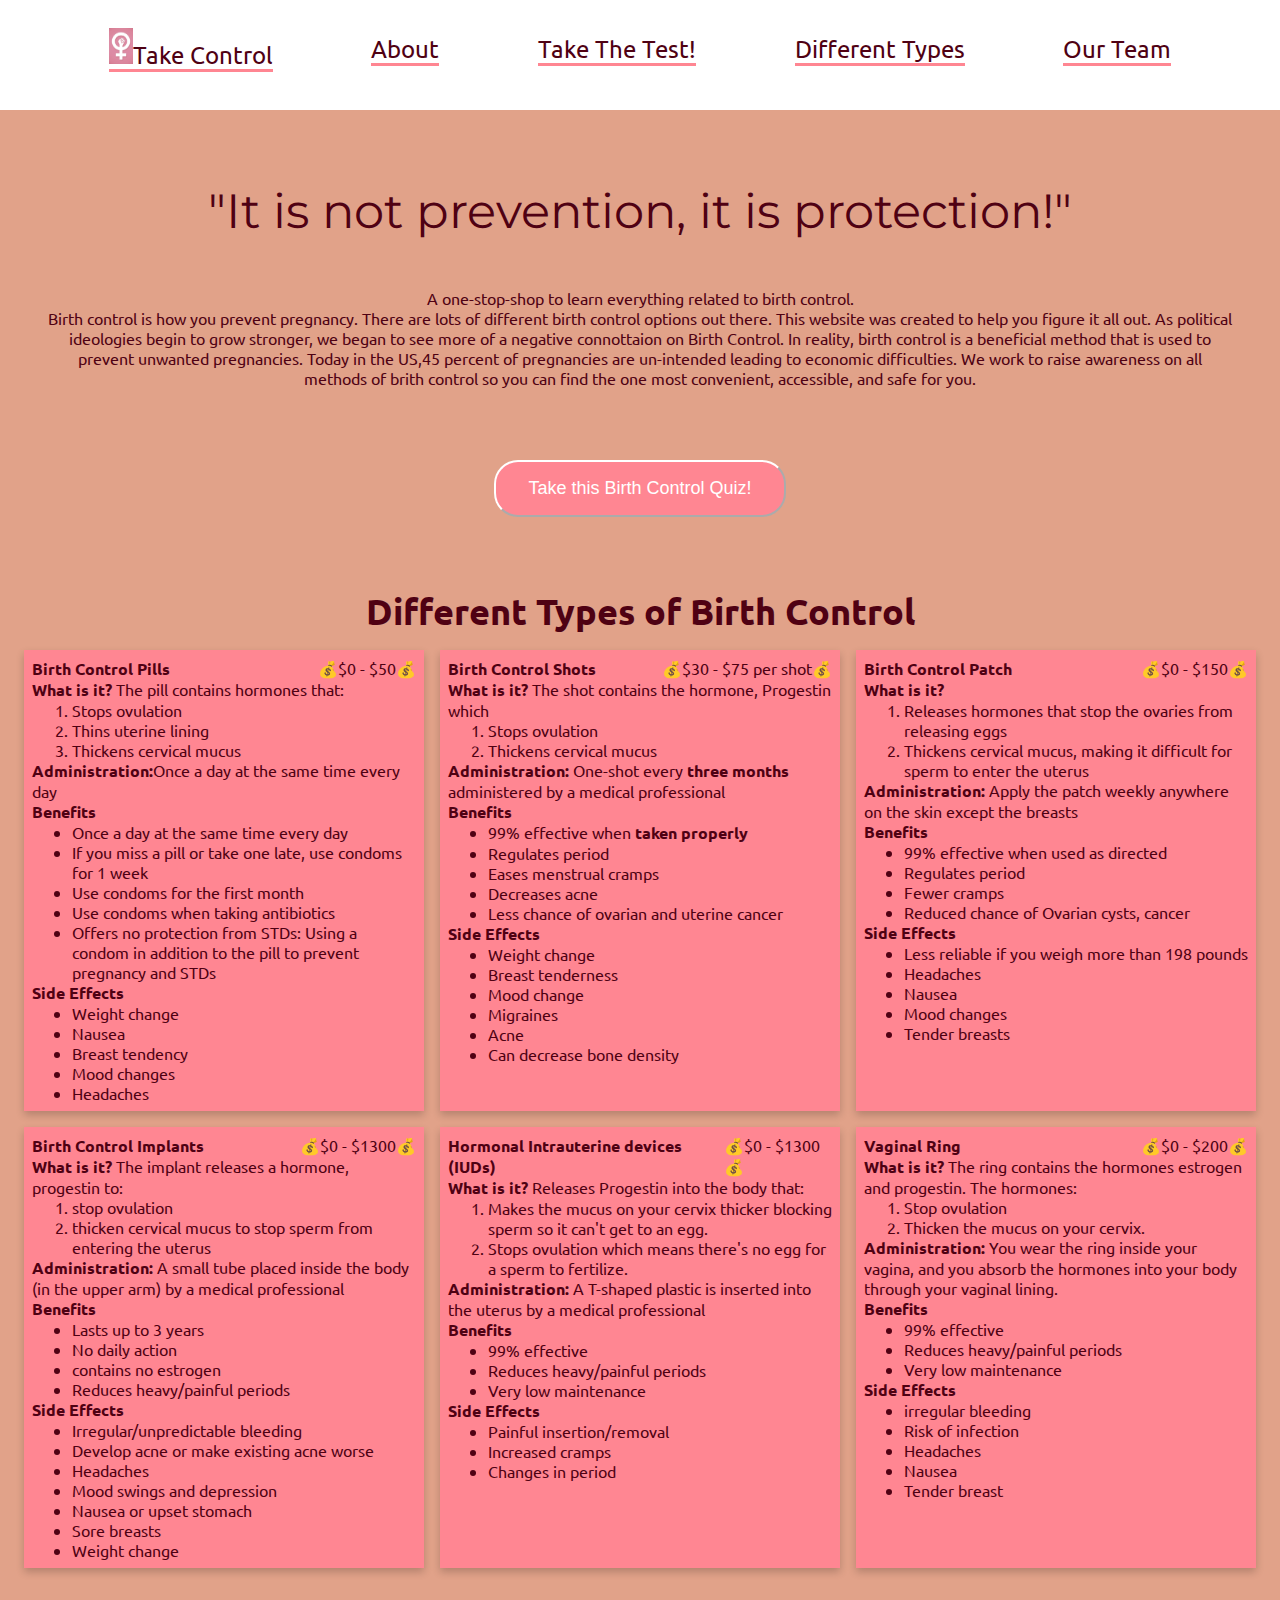
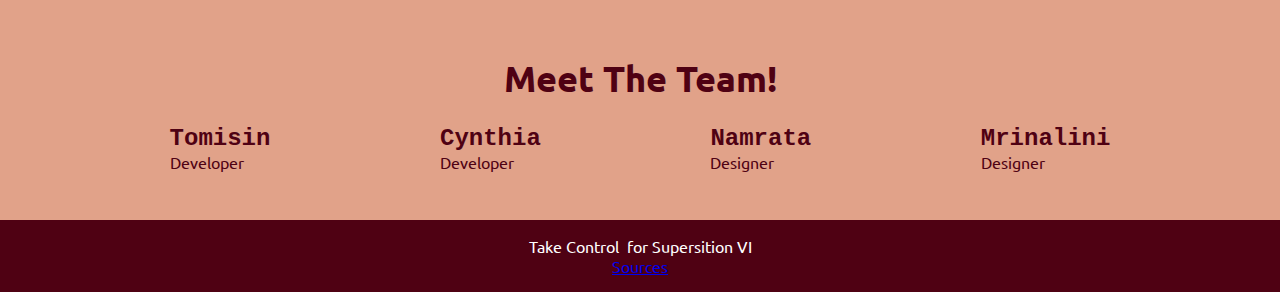
<file: index.html>
<!DOCTYPE html>
<html lang="en">
<head>
    <meta charset="UTF-8">
    <meta http-equiv="X-UA-Compatible" content="IE=edge">
    <meta name="viewport" content="width=device-width, initial-scale=1.0">
    <link rel="stylesheet" href="./css/styles.css">
    <title>Take Control</title>
</head>
<body>
   <div class="nav-bar">
        <ul>
            <li><a href="./index.html"><img src="./img/symbol.jpg" alt="logo">Take Control</a></li>
            <li><a href="#hero">About</a></li>
            <li><a target="_blank" href="quiz.html">Take The Test!</a></li>
            <li><a href="#types">Different Types</a></li>
            <li><a href="#team">Our Team</a></li>
        </ul>
   </div>
   <div id="hero" class="hero">
        <div class="mission">
            <div class="statement">"It is not prevention, it is protection!"</div>
            <div class="description">
                A one-stop-shop to learn everything related to birth control.<br> Birth control is how you prevent pregnancy. 
                There are lots of different birth control options out there. This website was created to help you figure it all out.
                As political ideologies begin to grow stronger, we began to see more of a negative connottaion on Birth Control. In reality, birth control is a 
                beneficial method that is used to prevent unwanted pregnancies. Today in the US,45 percent of pregnancies are un-intended leading to economic difficulties. We work to raise awareness on all methods of brith control so you can find the one most convenient, accessible, and safe for you.
            </div>
            <a href="quiz.html" target="_blank">
                <button> Take this Birth Control Quiz!</button>
            </a>
        </div>
   </div>
   <div id="types" class="types">
    <div class="types-header">Different Types of Birth Control</div>
        <div class="types-container">
            <div class="slide card pills">
                <div class="card-header">
                    <div class="card-name">Birth Control Pills</div>
                    <div class="card-cost">&#128176;$0 - $50&#128176;</div>
                </div>
                <div class="card-decription">
                    <span>What is it?</span>
                    The pill contains hormones that:
                    <ol>
                        <li>Stops ovulation</li>
                        <li>Thins uterine lining</li>
                        <li>Thickens cervical mucus</li>
                    </ol>
                </div>
                <div class="card-administration">
                    <span>Administration:</span>Once a day at the same time every day
                    </ul>
                </div>
                <div class="card-results">
                    <div class="card-benefits">
                        <span class="benefit-header">Benefits</span>
                        <ul>
                            <li>Once a day at the same time every day</li>
                            <li>If you miss a pill or take one late, use condoms for 1 week</li>
                            <li>Use condoms for the first month</li>
                            <li>Use condoms when taking antibiotics</li>
                            <li>Offers no protection from STDs: Using a condom in addition to the pill to prevent pregnancy and STDs</li>
                        </ul>
                    </div>
                    <div class="card-side-effects">
                        <span class="side-effects-header">Side Effects</span>
                        <ul>
                            <li>Weight change</li>
                            <li>Nausea</li>
                            <li>Breast tendency</li>
                            <li>Mood changes</li>
                            <li>Headaches</li>
                        </ul>
                    </div>
                </div>
            </div>
            <div class="slide card shots">
                <div class="card-header">
                    <div class="card-name">Birth Control Shots</div>
                    <div class="card-cost">&#128176;$30 - $75 per shot&#128176;</div>
                </div>
                <div class="card-decription">
                    <span>What is it?</span>
                    The shot contains the hormone, Progestin which
                    <ol>
                        <li>Stops ovulation</li>
                        <li>Thickens cervical mucus</li>
                    </ol>
                </div>
                <div class="card-administration">
                    <span>Administration:</span>
                    One-shot every <span class="bold">three months</span> administered by a medical professional
                </div>
                <div class="card-results">
                    <div class="card-benefits">
                        <span class="benefit-header">Benefits</span>
                        <ul>
                            <li>99% effective when <span class="bold">taken properly</span></li>
                            <li>Regulates period</li>
                            <li>Eases menstrual cramps</li>
                            <li>Decreases acne</li>
                            <li>Less chance of ovarian and uterine cancer</li>
                        </ul>
                    </div>
                    <div class="card-side-effects">
                        <span class="side-effects-header">Side Effects</span>
                        <ul>
                            <li>Weight change</li>
                            <li>Breast tenderness</li>
                            <li>Mood change</li>
                            <li>Migraines</li>
                            <li>Acne</li>
                            <li>Can decrease bone density</li>
                        </ul>
                    </div>
                </div>
            </div>
            <div class="slide card patch">
                <div class="card-header">
                    <div class="card-name">Birth Control Patch</div>
                    <div class="card-cost">&#128176;$0 - $150&#128176;</div>
                </div>
                <div class="card-decription">
                    <span>What is it?</span>
                    <ol>
                        <li>Releases hormones that stop the ovaries from releasing eggs</li>
                        <li>Thickens cervical mucus, making it difficult for sperm to enter the uterus</li>
                    </ol>
                </div>
                <div class="card-administration">
                    <span>Administration:</span>
                    Apply the patch weekly anywhere on the skin except the breasts
                </div>
                <div class="card-results">
                    <div class="card-benefits"><span class="benefit-header">Benefits</span>
                        <ul>
                            <li>99% effective when used as directed</li>
                            <li>Regulates period</li>
                            <li>Fewer cramps</li>
                            <li>Reduced chance of Ovarian cysts, cancer</li>
                        </ul>
                    </div>
                    <div class="card-side-effects">
                        <span class="side-effects-header">Side Effects</span>
                        <ul>
                            <li>Less reliable if you weigh more than 198 pounds</li>
                            <li>Headaches</li>
                            <li>Nausea</li>
                            <li>Mood changes</li>
                            <li>Tender breasts</li>
                        </ul>
                    </div>
                </div>
            </div>
            <div class="slide card implants">
                <div class="card-header">
                    <div class="card-name">Birth Control Implants</div>
                    <div class="card-cost">&#128176;$0 - $1300&#128176;</div>
                </div>
                <div class="card-decription">
                    <span>What is it?</span>
                    The implant releases a hormone, progestin to:
                    <ol>
                        <li>stop ovulation</li>
                        <li>thicken cervical mucus to stop sperm from entering the uterus</li>
                    </ol>
                </div>
                <div class="card-administration">
                    <span>Administration:</span>
                    A small tube placed inside the body (in the upper arm) by a medical professional
                </div>
                <div class="card-results">
                    <div class="card-benefits">
                        <span class="benefit-header">Benefits</span>
                        <ul>
                            <li>Lasts up to 3 years</li>
                            <li>No daily action</li>
                            <li>contains no estrogen</li>
                            <li>Reduces heavy/painful periods</li>
                        </ul>
                    </div>
                    <div class="card-side-effects">
                        <span class="side-effects-header">Side Effects</span>
                        <ul>
                            <li>Irregular/unpredictable bleeding</li>
                            <li>Develop acne or make existing acne worse</li>
                            <li>Headaches </li>
                            <li>Mood swings and depression </li>
                            <li>Nausea or upset stomach </li>
                            <li>Sore breasts </li>
                            <li>Weight change</li>
                        </ul>
                    </div>
                </div>
            </div>
            <div class="slide card iud">
                <div class="card-header">
                    <div class="card-name">Hormonal Intrauterine devices (IUDs)</div>
                    <div class="card-cost">&#128176;$0 - $1300&#128176;</div>
                </div>
                <div class="card-decription">
                    <span>What is it?</span>
                    Releases Progestin into the body that:
                    <ol>
                        <li>Makes the mucus on your cervix thicker blocking sperm so it can't get to an egg. </li>
                        <li>Stops ovulation which means there's no egg for a sperm to fertilize.</li>
                    </ol>
                </div>
                <div class="card-administration">
                    <span>Administration:</span>
                    A T-shaped plastic is inserted into the uterus by a medical professional
                </div>
                <div class="card-results">
                    <div class="card-benefits">
                        <span class="benefit-header">Benefits</span>
                        <ul>
                            <li>99% effective</li>
                            <li>Reduces heavy/painful periods</li>
                            <li>Very low maintenance</li>
                        </ul>
                    </div>
                    <div class="card-side-effects">
                        <span class="side-effects-header">Side Effects</span>
                        <ul>
                            <li>Painful insertion/removal</li>
                            <li>Increased cramps</li>
                            <li>Changes in period</li>
                        </ul>
                    </div>
                </div>
            </div>
            <div class="slide card ring">
                <div class="card-header">
                    <div class="card-name">Vaginal Ring</div>
                    <div class="card-cost">&#128176;$0 - $200&#128176;</div>
                </div>
                <div class="card-decription">
                    <span>What is it?</span>
                    The ring contains the hormones estrogen and progestin. The hormones:
                    <ol>
                        <li>Stop ovulation</li>
                        <li>Thicken the mucus on your cervix.</li>
                    </ol>
                </div>
                <div class="card-administration">
                    <span>Administration:</span>
                    You wear the ring inside your vagina, and you absorb the hormones into your body through your vaginal lining. 
                </div>
                <div class="card-results">
                    <div class="card-benefits">
                        <span class="benefit-header">Benefits</span>
                        <ul>
                            <li>99% effective</li>
                            <li>Reduces heavy/painful periods</li>
                            <li>Very low maintenance</li>
                        </ul>
                    </div>
                    <div class="card-side-effects">
                        <span class="side-effects-header">Side Effects</span>
                        <ul>
                            <li>irregular bleeding</li>
                            <li>Risk of infection</li>
                            <li>Headaches</li>
                            <li>Nausea</li>
                            <li>Tender breast</li>
                        </ul>
                    </div>
                </div>
            </div>
        </div>
   </div>
   <div id="team" class="Team">
        <div class="team-header">Meet The Team!</div>
        <div class="members">
            <div class="member">
                <div class="member-name">Tomisin</div>
                <div class="member-bio">Developer</div>
            </div>
            <div class="member">
                <div class="member-name">Cynthia</div>
                <div class="member-bio">Developer</div>
            </div>
            <div class="member">
                <div class="member-name">Namrata</div>
                <div class="member-bio">Designer</div>
            </div>
            <div class="member">
                <div class="member-name">Mrinalini </div>
                <div class="member-bio">Designer</div>
            </div>
        </div>
   </div>
   <div class="footer">
        <div><span>Take Control</span>&nbsp; for Supersition VI</div> 
        <div><a href="https://www.womenshealth.gov/a-z-topics/birth-control-methods">Sources</a></div>
   </div>
</body>
</html>
</file>
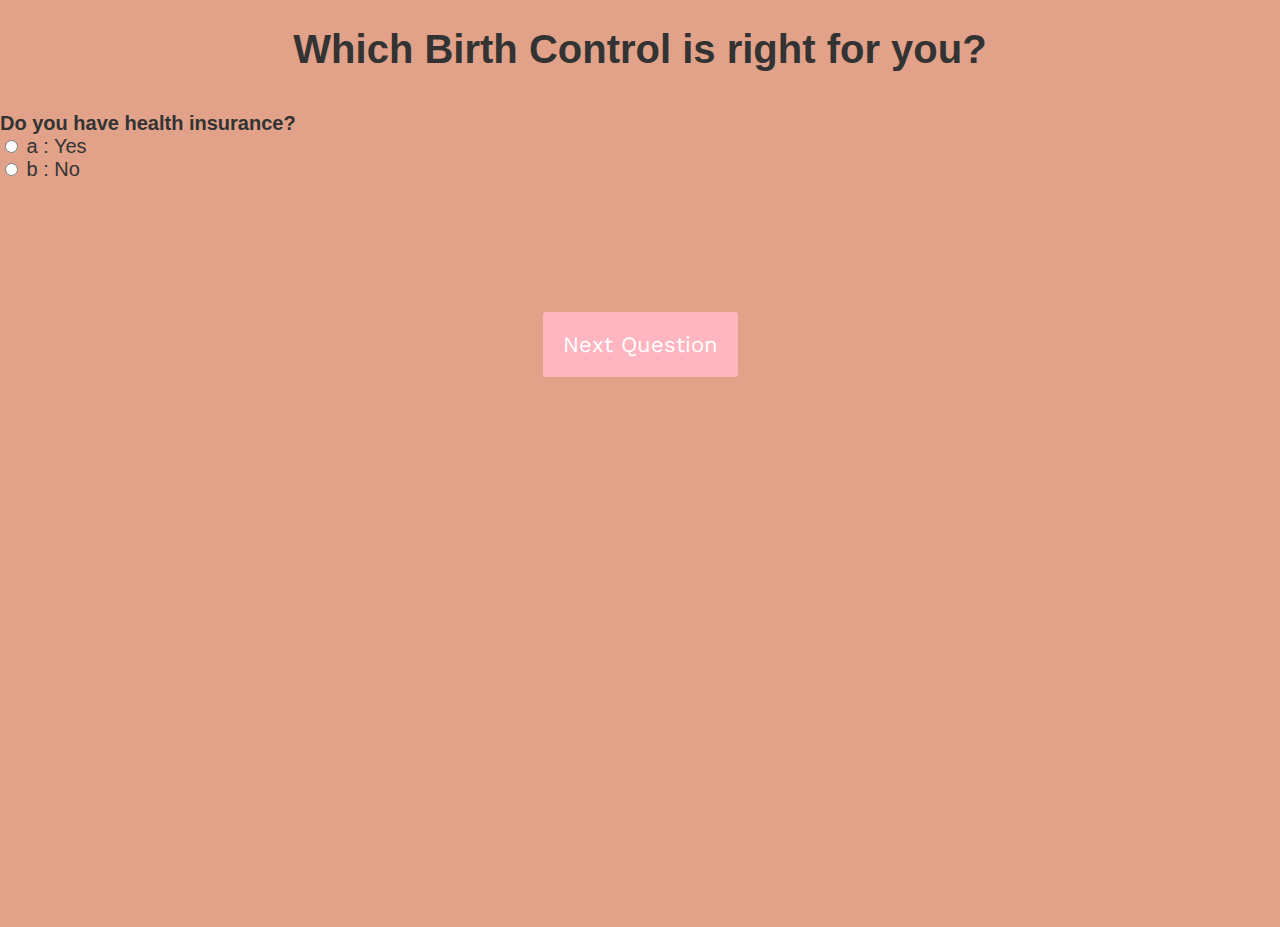
<file: quiz.html>
<!DOCTYPE html>
<html lang="en">
<head>
    <meta charset="UTF-8">
    <meta http-equiv="X-UA-Compatible" content="IE=edge">
    <meta name="viewport" content="width=device-width, initial-scale=1.0">
    <link rel="stylesheet" href="./css/styles.css">
    <link rel="stylesheet" href="./css/quizstyle.css">
    <title>Take Control Quiz</title>
</head>

<body>
    <div id="intro">
        <h1>Which Birth Control is right for you?</h1>
    </div>

    <div class="quiz-container">
        <div id="quiz"></div>
    </div>

    <div id="btn">
        <button id="previous">Previous Question</button>
        <button id="next">Next Question</button>
        <button id="submit">Submit Quiz</button>
    </div>

    <div id="results"></div>

    
    <script src="./js/quiz.js"></script>




    <style>
        #intro{text-align: center;}
        #btn {text-align: center;}
    </style>

    

    

    

   
     



    


</body>


</html>
</file>
<file: css/styles.css>
@import url('https://fonts.googleapis.com/css2?family=Ubuntu:wght@300&display=swap');
@import url('https://fonts.googleapis.com/css2?family=Montserrat:wght@600&display=swap');

:root{
    --pink-brown: #E1A289;
    --light-pink: #FFBDC8;
    --middle-pink: #FF8692;
    --dark-pink-brown: #4F0113;
}

html {
    font-size: 100%;
    box-sizing: border-box;
}

body {
    margin: 0px;
    padding: 0px;
    min-height: 100vh;
    background-color: var(--pink-brown);
    color: var(--dark-pink-brown);
    font-family: 'Ubuntu', Arial, Helvetica, sans-serif;
}

*, *::before, *::after {
    box-sizing: inherit;
}

.nav-bar ul{
    list-style-type: none;
    padding: 0px;
    margin: 0px;
    display: flex;
    font-size: 24px;
    justify-content: space-evenly;
    align-items: center;

    @media only screen and (max-width: 640px){
        flex-direction: column;
    }
}

ul:first-child{
    margin-bottom: 12px;
}

.nav-bar a{
    text-decoration: none;
    position: relative;
    color: inherit;
}

.nav-bar a::before{
    content: "";
    position: absolute;
    height: 3px;
    right: 0px;
    bottom: -3px;
    left: 0px;
    background-color: var(--middle-pink);
}

.nav-bar a:hover{
    color: var(--middle-pink);
}

.nav-bar{
    padding: 28px 10px;
    background-color: white;
}

.nav-bar img{
    max-width: auto;
    max-height: 36px;
}

.mission{
    display: flex;
    flex-direction: column;
    align-items: center;
    padding: 72px 0px;
}

.statement{
    font-size: 48px;
    font-family: Montserrat, Arial, Helvetica, sans-serif;
    margin-bottom: 48px;;
}

.description{
    margin-bottom: 32px;
    text-align: center;
    margin: 0 48px 72px 48px;
}

.hero button{
    color: white;
    font-size: 18px;
    background-color: var(--middle-pink);
    padding: 16px 32px;
    border-radius: 24px;
    border-color: white;
    cursor: pointer;
}

.hero button:hover{
    color: var(--middle-pink);
    background-color: var(--dark-pink-brown);
}
    
.card{
    box-shadow: 0 4px 8px 0 rgba(0,0,0,0.2);
    transition: 0.3s;
    cursor: pointer;
    max-width: 400px;
    background-color: var(--middle-pink);
    padding: 8px;
}

.card:hover {
    box-shadow: 0 16px 32px 0 rgba(0,0,0,0.2);
}

.types-container{
    display: flex;
    padding: 16px;
    gap: 16px;
    flex-wrap: wrap;
    overflow-x: auto;
    overflow-y: hidden;
    justify-content: center;
}

.types-header{
    text-align: center;
    font-size: 36px;
    font-weight: 900;
}

.card-header{
    display: flex;
    justify-content: space-between;
    gap: 8px;
}

.card-name{
    font-weight: bold;
}

.card span{
    font-weight: bold;
}

.card ol,
.card ul{
    margin: 0px;
}

span .bold{
    font-weight: 900;
}

.team-header{
    text-align: center;
    font-size: 36px;
    font-weight: 900;
    margin: 72px 0 24px 0;
}

.members{
    display: flex;
    justify-content: space-evenly;
    margin-bottom: 48px;
}

.member-name{
    font-size: 24px;
    font-weight: bold;
    font-family: 'Courier New', Courier, monospace;
}

.footer{
    display: flex;
    align-items: center;
    justify-content: center;
    color: white;
    background-color: var(--dark-pink-brown);
    min-height: 72px;
    flex-direction: column;
}
</file>
<file: css/quizstyle.css>
@import url(https://fonts.googleapis.com/css?family=Work+Sans:300,600);

body{
	font-size: 20px;
	font-family: sans-serif;
	color: #333;
}
.question{
	font-weight: 600;
}
.answers {
  margin-bottom: 20px;
}
.answers label{
  display: block;
}

button{
    font-family: 'Work Sans', sans-serif;
      font-size: 22px;
      background-color: #FFB6C1;
      color: #fff;
      border: 0px;
      border-radius: 3px;
      padding: 20px;
      cursor: pointer;
      margin-bottom: 20px;
  }

button:hover{
    color: white;
    background-color: #FF1493;
}
  
#submit{
	font-family: sans-serif;
	font-size: 20px;
	background-color: #FFB6C1;
	color: #fff;
	border: 0px;
	border-radius: 3px;
	padding: 20px;
	cursor: pointer;
	margin-bottom: 20px;
}

#submit:hover{
    color: white;
	background-color: #FF1493;
}

.slide{
    position: absolute;
    left: 0px;
    top: 0px;
    width: 100%;
    z-index: 1;
    opacity: 0;
    transition: opacity 0.5s;
  }
  .active-slide{
    opacity: 1;
    z-index: 2;
  }
  .quiz-container{
    position: relative;
    height: 200px;
    margin-top: 40px;
    display: flex;
    align-items: center;
    justify-content: center;
  }
</file>
